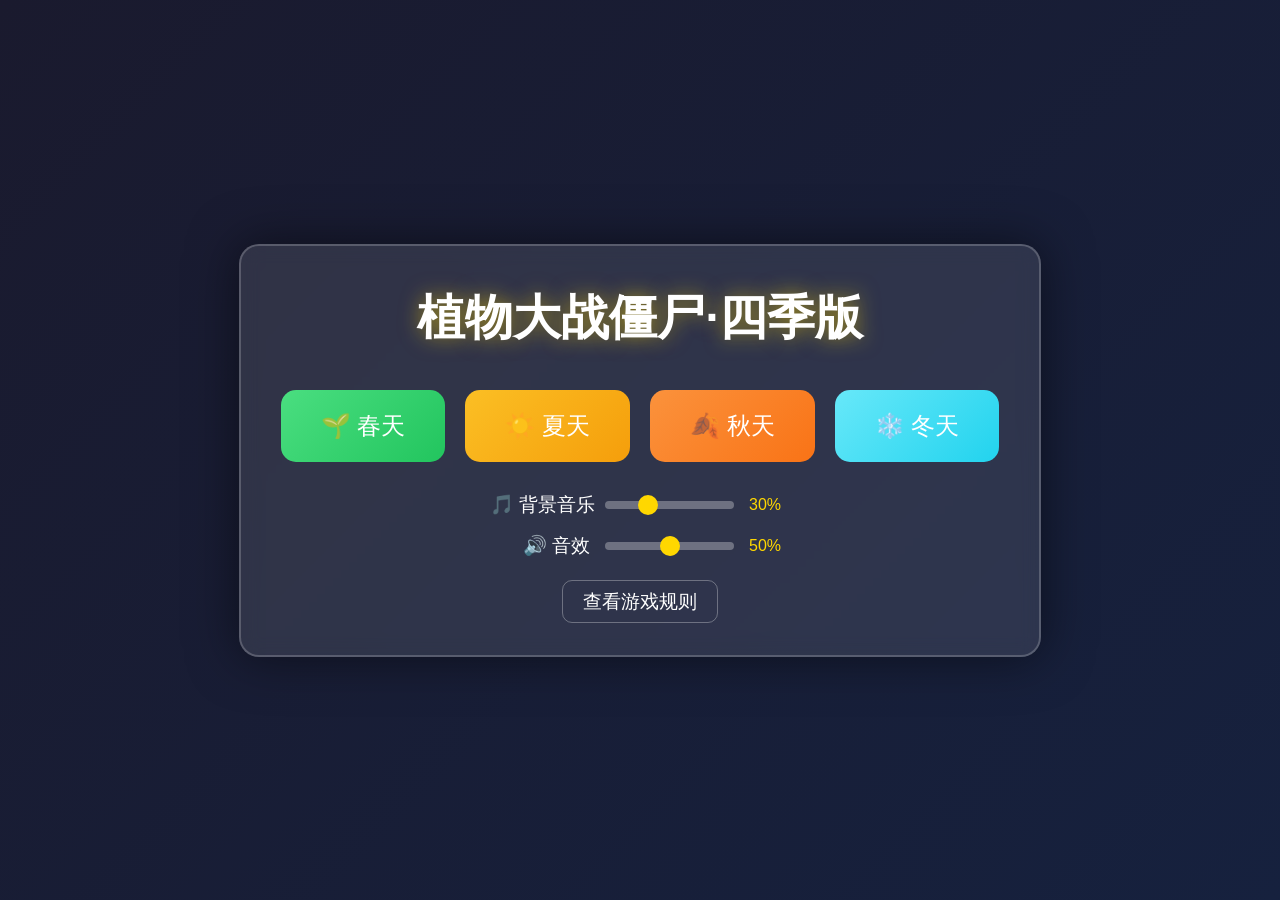
<file: index.html>
<!DOCTYPE html>
<html lang="zh-CN">
<head>
    <meta charset="UTF-8">
    <meta name="viewport" content="width=device-width, initial-scale=1.0">
    <title>植物大战僵尸·四季版</title>
    <link rel="stylesheet" href="styles.css">
</head>
<body>
    <div id="game-container">
        <div id="game-menu">
            <h1>植物大战僵尸·四季版</h1>
            <div class="season-select">
                <button onclick="startGame('spring')" class="season-btn spring">🌱 春天</button>
                <button onclick="startGame('summer')" class="season-btn summer">☀️ 夏天</button>
                <button onclick="startGame('autumn')" class="season-btn autumn">🍂 秋天</button>
                <button onclick="startGame('winter')" class="season-btn winter">❄️ 冬天</button>
            </div>
            <div class="volume-controls">
                <div class="volume-control">
                    <label>🎵 背景音乐</label>
                    <input type="range" id="bgmVolume" min="0" max="100" value="30" oninput="updateBGMVolume(this.value)">
                    <span id="bgmVolumeValue">30%</span>
                </div>
                <div class="volume-control">
                    <label>🔊 音效</label>
                    <input type="range" id="sfxVolume" min="0" max="100" value="50" oninput="updateSFXVolume(this.value)">
                    <span id="sfxVolumeValue">50%</span>
                </div>
            </div>
            <div class="rules-link">
                <a href="game_rules.md" target="_blank">查看游戏规则</a>
            </div>
        </div>

        <div id="plant-select-screen" class="hidden">
            <h1>选择植物</h1>
            <p>选择最多6种植物携带进入战场</p>
            <div id="available-plants">
                <div class="plant-select-card" data-plant="sunflower" onclick="togglePlantSelection('sunflower')">
                    <img src="图片和动画素材/向日葵.gif" class="plant-icon">
                    <span class="plant-cost">50</span>
                </div>
                <div class="plant-select-card" data-plant="peaShooter" onclick="togglePlantSelection('peaShooter')">
                    <img src="图片和动画素材/豌豆射手.gif" class="plant-icon">
                    <span class="plant-cost">100</span>
                </div>
                <div class="plant-select-card" data-plant="icePea" onclick="togglePlantSelection('icePea')">
                    <img src="图片和动画素材/寒冰射手.gif" class="plant-icon">
                    <span class="plant-cost">175</span>
                </div>
                <div class="plant-select-card" data-plant="doublePea" onclick="togglePlantSelection('doublePea')">
                    <img src="图片和动画素材/双发射手.gif" class="plant-icon">
                    <span class="plant-cost">200</span>
                </div>
                <div class="plant-select-card" data-plant="threepeater" onclick="togglePlantSelection('threepeater')">
                    <img src="assets/plants/threepeater.gif" class="plant-icon">
                    <span class="plant-cost">325</span>
                </div>
                <div class="plant-select-card" data-plant="firePea" onclick="togglePlantSelection('firePea')">
                    <img src="图片和动画素材/火焰豌豆射手.gif" class="plant-icon">
                    <span class="plant-cost">175</span>
                </div>
                <div class="plant-select-card" data-plant="melonPult" onclick="togglePlantSelection('melonPult')">
                    <img src="95版/reanim/Melonpult_body.png" class="plant-icon">
                    <span class="plant-cost">300</span>
                </div>
                <div class="plant-select-card" data-plant="cherryBomb" onclick="togglePlantSelection('cherryBomb')">
                    <img src="图片和动画素材/樱桃炸弹.gif" class="plant-icon">
                    <span class="plant-cost">150</span>
                </div>
                <div class="plant-select-card" data-plant="jalapeno" onclick="togglePlantSelection('jalapeno')">
                    <img src="图片和动画素材/火爆辣椒.gif" class="plant-icon">
                    <span class="plant-cost">125</span>
                </div>
                <div class="plant-select-card" data-plant="wallnut" onclick="togglePlantSelection('wallnut')">
                    <img src="图片和动画素材/坚果.png" class="plant-icon">
                    <span class="plant-cost">50</span>
                </div>
                <div class="plant-select-card" data-plant="squash" onclick="togglePlantSelection('squash')">
                    <img src="图片和动画素材/窝瓜.gif" class="plant-icon">
                    <span class="plant-cost">50</span>
                </div>
                <div class="plant-select-card" data-plant="doomShroom" onclick="togglePlantSelection('doomShroom')">
                    <img src="95版/reanim/DoomShroom_body.png" class="plant-icon">
                    <span class="plant-cost">125</span>
                </div>
                <div class="plant-select-card" data-plant="sunShroom" onclick="togglePlantSelection('sunShroom')">
                    <img src="95版/reanim/SunShroom_head.png" class="plant-icon">
                    <span class="plant-cost">25</span>
                </div>
                <div class="plant-select-card" data-plant="puffShroom" onclick="togglePlantSelection('puffShroom')">
                    <img src="95版/reanim/PuffShroom_head.png" class="plant-icon">
                    <span class="plant-cost">0</span>
                </div>
                <div class="plant-select-card" data-plant="gloomShroom" onclick="togglePlantSelection('gloomShroom')">
                    <img src="assets/plants/gloomShroom.gif" class="plant-icon">
                    <span class="plant-cost">150</span>
                </div>
                <div class="plant-select-card" data-plant="iceShroom" onclick="togglePlantSelection('iceShroom')">
                    <img src="95版/reanim/IceShroom_body.png" class="plant-icon">
                    <span class="plant-cost">75</span>
                </div>
            </div>
            <div id="selected-plants-preview">
                <h3>已选择的植物 (<span id="selected-count">0</span>/6)</h3>
                <div id="selected-plants-list"></div>
            </div>
            <button onclick="confirmPlantSelection()" id="confirm-plant-btn" disabled>开始游戏</button>
            <button onclick="backToMenu()">返回主菜单</button>
        </div>

        <div id="game-area" class="hidden">
            <div id="game-header">
                <div class="sun-container">
                    <img src="图片和动画素材/阳光.gif" class="sun-icon">
                    <span id="sun-count">150</span>
                </div>
                <div class="wave-info">
                    <span>波次: </span>
                    <span id="wave-count">1/4</span>
                </div>
                <div class="score-info">
                    <span>Score: </span>
                    <span id="score-count">0</span>
                </div>
                <div class="zombie-info">
                    <span>Zombies: </span>
                    <span id="zombie-count">0</span>
                </div>
                <div class="season-info" id="season-info">
                    春天
                </div>
                <button id="shovel-btn" onclick="toggleShovel()">
                    <img src="95版/images/Shovel.png" style="width:30px;height:30px;">
                </button>
                <button id="pause-btn" onclick="togglePause()">暂停</button>
                <button onclick="restartGame()">重新开始</button>
            </div>

            <div id="plant-selector">
                <div class="plant-card" data-plant="sunflower" onclick="selectPlant('sunflower')">
                    <img src="图片和动画素材/向日葵.gif" class="plant-icon">
                    <span class="plant-cost">50</span>
                    <div class="plant-cooldown" id="cd-sunflower"></div>
                </div>
                <div class="plant-card" data-plant="peaShooter" onclick="selectPlant('peaShooter')">
                    <img src="图片和动画素材/豌豆射手.gif" class="plant-icon">
                    <span class="plant-cost">100</span>
                    <div class="plant-cooldown" id="cd-peaShooter"></div>
                </div>
                <div class="plant-card" data-plant="icePea" onclick="selectPlant('icePea')">
                    <img src="图片和动画素材/寒冰射手.gif" class="plant-icon">
                    <span class="plant-cost">175</span>
                    <div class="plant-cooldown" id="cd-icePea"></div>
                </div>
                <div class="plant-card" data-plant="doublePea" onclick="selectPlant('doublePea')">
                    <img src="图片和动画素材/双发射手.gif" class="plant-icon">
                    <span class="plant-cost">200</span>
                    <div class="plant-cooldown" id="cd-doublePea"></div>
                </div>
                <div class="plant-card" data-plant="threepeater" onclick="selectPlant('threepeater')">
                    <img src="assets/plants/threepeater.gif" class="plant-icon">
                    <span class="plant-cost">325</span>
                    <div class="plant-cooldown" id="cd-threepeater"></div>
                </div>
                <div class="plant-card" data-plant="firePea" onclick="selectPlant('firePea')">
                    <img src="图片和动画素材/火焰豌豆射手.gif" class="plant-icon">
                    <span class="plant-cost">175</span>
                    <div class="plant-cooldown" id="cd-firePea"></div>
                </div>
                <div class="plant-card" data-plant="melonPult" onclick="selectPlant('melonPult')">
                    <img src="95版/reanim/Melonpult_body.png" class="plant-icon">
                    <span class="plant-cost">300</span>
                    <div class="plant-cooldown" id="cd-melonPult"></div>
                </div>
                <div class="plant-card" data-plant="cherryBomb" onclick="selectPlant('cherryBomb')">
                    <img src="图片和动画素材/樱桃炸弹.gif" class="plant-icon">
                    <span class="plant-cost">150</span>
                    <div class="plant-cooldown" id="cd-cherryBomb"></div>
                </div>
                <div class="plant-card" data-plant="jalapeno" onclick="selectPlant('jalapeno')">
                    <img src="图片和动画素材/火爆辣椒.gif" class="plant-icon">
                    <span class="plant-cost">125</span>
                    <div class="plant-cooldown" id="cd-jalapeno"></div>
                </div>
                <div class="plant-card" data-plant="wallnut" onclick="selectPlant('wallnut')">
                    <img src="图片和动画素材/坚果.png" class="plant-icon">
                    <span class="plant-cost">50</span>
                    <div class="plant-cooldown" id="cd-wallnut"></div>
                </div>
                <div class="plant-card" data-plant="squash" onclick="selectPlant('squash')">
                    <img src="图片和动画素材/窝瓜.gif" class="plant-icon">
                    <span class="plant-cost">50</span>
                    <div class="plant-cooldown" id="cd-squash"></div>
                </div>
                <div class="plant-card" data-plant="doomShroom" onclick="selectPlant('doomShroom')">
                    <img src="95版/reanim/DoomShroom_body.png" class="plant-icon">
                    <span class="plant-cost">125</span>
                    <div class="plant-cooldown" id="cd-doomShroom"></div>
                </div>
                <div class="plant-card" data-plant="sunShroom" onclick="selectPlant('sunShroom')">
                    <img src="95版/reanim/SunShroom_head.png" class="plant-icon">
                    <span class="plant-cost">25</span>
                    <div class="plant-cooldown" id="cd-sunShroom"></div>
                </div>
                <div class="plant-card" data-plant="puffShroom" onclick="selectPlant('puffShroom')">
                    <img src="95版/reanim/PuffShroom_head.png" class="plant-icon">
                    <span class="plant-cost">0</span>
                    <div class="plant-cooldown" id="cd-puffShroom"></div>
                </div>
                <div class="plant-card" data-plant="gloomShroom" onclick="selectPlant('gloomShroom')">
                    <img src="assets/plants/gloomShroom.gif" class="plant-icon">
                    <span class="plant-cost">150</span>
                    <div class="plant-cooldown" id="cd-gloomShroom"></div>
                </div>
                <div class="plant-card" data-plant="iceShroom" onclick="selectPlant('iceShroom')">
                    <img src="95版/reanim/IceShroom_body.png" class="plant-icon">
                    <span class="plant-cost">75</span>
                    <div class="plant-cooldown" id="cd-iceShroom"></div>
                </div>
            </div>

            <div id="lawn-container">
                <div id="lawn">
                    <div class="row" data-row="0">
                        <div class="cell" data-col="0" onclick="handleCellClick(0, 0)"></div>
                        <div class="cell" data-col="1" onclick="handleCellClick(0, 1)"></div>
                        <div class="cell" data-col="2" onclick="handleCellClick(0, 2)"></div>
                        <div class="cell" data-col="3" onclick="handleCellClick(0, 3)"></div>
                        <div class="cell" data-col="4" onclick="handleCellClick(0, 4)"></div>
                        <div class="cell" data-col="5" onclick="handleCellClick(0, 5)"></div>
                        <div class="cell" data-col="6" onclick="handleCellClick(0, 6)"></div>
                        <div class="cell" data-col="7" onclick="handleCellClick(0, 7)"></div>
                        <div class="cell" data-col="8" onclick="handleCellClick(0, 8)"></div>
                    </div>
                    <div class="row" data-row="1">
                        <div class="cell" data-col="0" onclick="handleCellClick(1, 0)"></div>
                        <div class="cell" data-col="1" onclick="handleCellClick(1, 1)"></div>
                        <div class="cell" data-col="2" onclick="handleCellClick(1, 2)"></div>
                        <div class="cell" data-col="3" onclick="handleCellClick(1, 3)"></div>
                        <div class="cell" data-col="4" onclick="handleCellClick(1, 4)"></div>
                        <div class="cell" data-col="5" onclick="handleCellClick(1, 5)"></div>
                        <div class="cell" data-col="6" onclick="handleCellClick(1, 6)"></div>
                        <div class="cell" data-col="7" onclick="handleCellClick(1, 7)"></div>
                        <div class="cell" data-col="8" onclick="handleCellClick(1, 8)"></div>
                    </div>
                    <div class="row" data-row="2">
                        <div class="cell" data-col="0" onclick="handleCellClick(2, 0)"></div>
                        <div class="cell" data-col="1" onclick="handleCellClick(2, 1)"></div>
                        <div class="cell" data-col="2" onclick="handleCellClick(2, 2)"></div>
                        <div class="cell" data-col="3" onclick="handleCellClick(2, 3)"></div>
                        <div class="cell" data-col="4" onclick="handleCellClick(2, 4)"></div>
                        <div class="cell" data-col="5" onclick="handleCellClick(2, 5)"></div>
                        <div class="cell" data-col="6" onclick="handleCellClick(2, 6)"></div>
                        <div class="cell" data-col="7" onclick="handleCellClick(2, 7)"></div>
                        <div class="cell" data-col="8" onclick="handleCellClick(2, 8)"></div>
                    </div>
                    <div class="row" data-row="3">
                        <div class="cell" data-col="0" onclick="handleCellClick(3, 0)"></div>
                        <div class="cell" data-col="1" onclick="handleCellClick(3, 1)"></div>
                        <div class="cell" data-col="2" onclick="handleCellClick(3, 2)"></div>
                        <div class="cell" data-col="3" onclick="handleCellClick(3, 3)"></div>
                        <div class="cell" data-col="4" onclick="handleCellClick(3, 4)"></div>
                        <div class="cell" data-col="5" onclick="handleCellClick(3, 5)"></div>
                        <div class="cell" data-col="6" onclick="handleCellClick(3, 6)"></div>
                        <div class="cell" data-col="7" onclick="handleCellClick(3, 7)"></div>
                        <div class="cell" data-col="8" onclick="handleCellClick(3, 8)"></div>
                    </div>
                    <div class="row" data-row="4">
                        <div class="cell" data-col="0" onclick="handleCellClick(4, 0)"></div>
                        <div class="cell" data-col="1" onclick="handleCellClick(4, 1)"></div>
                        <div class="cell" data-col="2" onclick="handleCellClick(4, 2)"></div>
                        <div class="cell" data-col="3" onclick="handleCellClick(4, 3)"></div>
                        <div class="cell" data-col="4" onclick="handleCellClick(4, 4)"></div>
                        <div class="cell" data-col="5" onclick="handleCellClick(4, 5)"></div>
                        <div class="cell" data-col="6" onclick="handleCellClick(4, 6)"></div>
                        <div class="cell" data-col="7" onclick="handleCellClick(4, 7)"></div>
                        <div class="cell" data-col="8" onclick="handleCellClick(4, 8)"></div>
                    </div>
                </div>
                <div class="lawnmower-row" data-row="0">
                    <img src="95版/reanim/LawnMower_body.png" class="lawnmower" id="lawnmower-0">
                </div>
                <div class="lawnmower-row" data-row="1">
                    <img src="95版/reanim/LawnMower_body.png" class="lawnmower" id="lawnmower-1">
                </div>
                <div class="lawnmower-row" data-row="2">
                    <img src="95版/reanim/LawnMower_body.png" class="lawnmower" id="lawnmower-2">
                </div>
                <div class="lawnmower-row" data-row="3">
                    <img src="95版/reanim/LawnMower_body.png" class="lawnmower" id="lawnmower-3">
                </div>
                <div class="lawnmower-row" data-row="4">
                    <img src="95版/reanim/LawnMower_body.png" class="lawnmower" id="lawnmower-4">
                </div>
            </div>

            <div id="game-over" class="hidden">
                <h2 id="game-over-title">游戏结束</h2>
                <p id="game-over-message"></p>
                <button onclick="restartGame()">重新开始</button>
                <button onclick="backToMenu()">返回主菜单</button>
            </div>

            <div id="pause-overlay" class="hidden">
                <h2>游戏暂停</h2>
                <div class="volume-controls">
                    <div class="volume-control">
                        <label>🎵 背景音乐</label>
                        <input type="range" id="pauseBGMVolume" min="0" max="100" value="30" oninput="updateBGMVolume(this.value)">
                        <span id="pauseBGMVolumeValue">30%</span>
                    </div>
                    <div class="volume-control">
                        <label>🔊 音效</label>
                        <input type="range" id="pauseSFXVolume" min="0" max="100" value="50" oninput="updateSFXVolume(this.value)">
                        <span id="pauseSFXVolumeValue">50%</span>
                    </div>
                </div>
                <button onclick="togglePause()">继续游戏</button>
                <button onclick="restartGame()">重新开始</button>
                <button onclick="backToMenu()">返回主菜单</button>
            </div>
        </div>
    </div>

    <script src="audio.js"></script>
    <script src="game.js"></script>
    <script src="plants.js"></script>
    <script src="zombies.js"></script>
    <script src="levels.js"></script>
    <script src="main.js"></script>
</body>
</html>
</file>
<file: styles.css>
* {
    margin: 0;
    padding: 0;
    box-sizing: border-box;
}

body {
    font-family: 'Segoe UI', Tahoma, Geneva, Verdana, sans-serif;
    background: linear-gradient(135deg, #1a1a2e 0%, #16213e 100%);
    min-height: 100vh;
    overflow: hidden;
}

#game-container {
    width: 100vw;
    height: 100vh;
    display: flex;
    justify-content: center;
    align-items: center;
}

#game-menu {
    text-align: center;
    background: rgba(255, 255, 255, 0.1);
    backdrop-filter: blur(10px);
    padding: 40px;
    border-radius: 20px;
    border: 2px solid rgba(255, 255, 255, 0.2);
    box-shadow: 0 0 50px rgba(0, 0, 0, 0.5);
}

#game-menu h1 {
    color: #fff;
    font-size: 3rem;
    margin-bottom: 40px;
    text-shadow: 0 0 20px rgba(255, 215, 0, 0.5);
}

.season-select {
    display: flex;
    gap: 20px;
    justify-content: center;
    flex-wrap: wrap;
}

.season-btn {
    padding: 20px 40px;
    font-size: 1.5rem;
    border: none;
    border-radius: 15px;
    cursor: pointer;
    transition: all 0.3s ease;
    background: rgba(255, 255, 255, 0.2);
    color: #fff;
}

.season-btn:hover {
    transform: scale(1.1);
    box-shadow: 0 0 30px rgba(255, 255, 255, 0.3);
}

.season-btn.spring {
    background: linear-gradient(135deg, #4ade80 0%, #22c55e 100%);
}

.season-btn.summer {
    background: linear-gradient(135deg, #fbbf24 0%, #f59e0b 100%);
}

.season-btn.autumn {
    background: linear-gradient(135deg, #fb923c 0%, #f97316 100%);
}

.season-btn.winter {
    background: linear-gradient(135deg, #67e8f9 0%, #22d3ee 100%);
}

.volume-controls {
    margin-top: 30px;
    display: flex;
    flex-direction: column;
    gap: 15px;
    align-items: center;
}

.volume-control {
    display: flex;
    align-items: center;
    gap: 15px;
    width: 100%;
    max-width: 300px;
}

.volume-control label {
    color: #fff;
    font-size: 1.2rem;
    min-width: 100px;
    text-align: right;
    white-space: nowrap;
}

.volume-control input[type="range"] {
    flex: 1;
    height: 8px;
    border-radius: 4px;
    background: rgba(255, 255, 255, 0.3);
    outline: none;
    -webkit-appearance: none;
}

.volume-control input[type="range"]::-webkit-slider-thumb {
    -webkit-appearance: none;
    width: 20px;
    height: 20px;
    border-radius: 50%;
    background: #ffd700;
    cursor: pointer;
}

.volume-control span {
    color: #ffd700;
    font-size: 1rem;
    min-width: 50px;
    text-align: left;
}

.rules-link {
    margin-top: 30px;
}

.rules-link a {
    color: #fff;
    text-decoration: none;
    font-size: 1.2rem;
    padding: 10px 20px;
    border: 1px solid rgba(255, 255, 255, 0.3);
    border-radius: 10px;
    transition: all 0.3s ease;
}

.rules-link a:hover {
    background: rgba(255, 255, 255, 0.2);
}

#plant-select-screen {
    text-align: center;
    background: rgba(255, 255, 255, 0.1);
    backdrop-filter: blur(10px);
    padding: 40px;
    border-radius: 20px;
    border: 2px solid rgba(255, 255, 255, 0.2);
    box-shadow: 0 0 50px rgba(0, 0, 0, 0.5);
    max-height: 90vh;
    overflow-y: auto;
}

#plant-select-screen h1 {
    color: #fff;
    font-size: 2.5rem;
    margin-bottom: 20px;
    text-shadow: 0 0 20px rgba(255, 215, 0, 0.5);
}

#plant-select-screen p {
    color: rgba(255, 255, 255, 0.8);
    font-size: 1.2rem;
    margin-bottom: 30px;
}

#available-plants {
    display: flex;
    flex-wrap: wrap;
    gap: 15px;
    justify-content: center;
    margin-bottom: 30px;
    max-height: 300px;
    overflow-y: auto;
}

.plant-select-card {
    width: 80px;
    height: 100px;
    background: rgba(255, 255, 255, 0.2);
    border-radius: 10px;
    padding: 10px;
    cursor: pointer;
    transition: all 0.3s ease;
    border: 2px solid transparent;
    display: flex;
    flex-direction: column;
    align-items: center;
    justify-content: center;
}

.plant-select-card:hover {
    transform: scale(1.1);
    background: rgba(255, 255, 255, 0.3);
}

.plant-select-card.selected {
    border: 2px solid #ffd700;
    background: rgba(255, 215, 0, 0.3);
}

.plant-select-card.disabled {
    opacity: 0.5;
    cursor: not-allowed;
}

.plant-select-card.disabled:hover {
    transform: scale(1);
}

.plant-select-card .plant-icon {
    width: 50px;
    height: 50px;
    object-fit: contain;
    margin-bottom: 5px;
}

.plant-select-card .plant-cost {
    color: #ffd700;
    font-weight: bold;
    font-size: 1rem;
}

#selected-plants-preview {
    margin-bottom: 30px;
}

#selected-plants-preview h3 {
    color: #fff;
    font-size: 1.5rem;
    margin-bottom: 15px;
}

#selected-plants-list {
    display: flex;
    flex-wrap: wrap;
    gap: 10px;
    justify-content: center;
}

.selected-plant-preview {
    width: 70px;
    height: 80px;
    background: rgba(255, 215, 0, 0.3);
    border-radius: 8px;
    padding: 8px;
    display: flex;
    flex-direction: column;
    align-items: center;
    justify-content: center;
    position: relative;
}

.selected-plant-preview .plant-icon {
    width: 40px;
    height: 40px;
    object-fit: contain;
    margin-bottom: 3px;
}

.selected-plant-preview .plant-cost {
    color: #ffd700;
    font-weight: bold;
    font-size: 0.9rem;
}

.selected-plant-preview .remove-btn {
    position: absolute;
    top: -5px;
    right: -5px;
    width: 20px;
    height: 20px;
    background: red;
    border-radius: 50%;
    color: white;
    font-size: 0.7rem;
    display: flex;
    align-items: center;
    justify-content: center;
    cursor: pointer;
}

#confirm-plant-btn {
    padding: 15px 40px;
    font-size: 1.5rem;
    border: none;
    border-radius: 15px;
    cursor: pointer;
    transition: all 0.3s ease;
    background: rgba(255, 215, 0, 0.8);
    color: #1a1a2e;
    font-weight: bold;
    margin-right: 15px;
}

#confirm-plant-btn:hover:not(:disabled) {
    transform: scale(1.1);
    box-shadow: 0 0 30px rgba(255, 215, 0, 0.5);
}

#confirm-plant-btn:disabled {
    background: rgba(255, 255, 255, 0.3);
    cursor: not-allowed;
}

#game-area {
    width: 100%;
    height: 100%;
    display: flex;
    flex-direction: column;
    position: relative;
}

.hidden {
    display: none !important;
}

#game-header {
    height: 80px;
    background: linear-gradient(135deg, #1e3a5f 0%, #1a365d 100%);
    display: flex;
    align-items: center;
    justify-content: space-between;
    gap: 14px;
    padding: 0 20px;
    border-bottom: 3px solid #2d5a87;
}

.sun-container {
    display: flex;
    align-items: center;
    gap: 10px;
}

.sun-icon {
    width: 40px;
    height: 40px;
    animation: sunPulse 2s infinite;
}

@keyframes sunPulse {
    0%, 100% { transform: scale(1); }
    50% { transform: scale(1.1); }
}

#sun-count {
    font-size: 2rem;
    font-weight: bold;
    color: #ffd700;
    text-shadow: 0 0 10px rgba(255, 215, 0, 0.5);
}

.wave-info, .season-info, .score-info, .zombie-info {
    font-size: 1.5rem;
    color: #fff;
}

.score-info, .zombie-info {
    min-width: 110px;
    padding: 8px 12px;
    border-radius: 8px;
    background: rgba(255, 255, 255, 0.14);
    text-align: center;
}

#score-count {
    color: #ffd700;
    font-weight: bold;
}

#zombie-count {
    color: #f87171;
    font-weight: bold;
}

#pause-btn {
    padding: 10px 20px;
    font-size: 1.2rem;
    border: none;
    border-radius: 10px;
    background: rgba(255, 255, 255, 0.2);
    color: #fff;
    cursor: pointer;
    transition: all 0.3s ease;
}

#pause-btn:hover {
    background: rgba(255, 255, 255, 0.3);
}

#plant-selector {
    height: 120px;
    background: linear-gradient(135deg, #2d5a87 0%, #1e3a5f 100%);
    display: flex;
    align-items: center;
    gap: 10px;
    padding: 0 10px;
    overflow-x: auto;
    border-bottom: 3px solid #1a365d;
}

.plant-card {
    width: 80px;
    height: 100px;
    background: rgba(255, 255, 255, 0.1);
    border-radius: 10px;
    display: flex;
    flex-direction: column;
    align-items: center;
    justify-content: center;
    cursor: pointer;
    position: relative;
    transition: all 0.3s ease;
    border: 2px solid transparent;
}

.plant-card:hover {
    transform: translateY(-5px);
    background: rgba(255, 255, 255, 0.2);
}

.plant-card.selected {
    border-color: #ffd700;
    box-shadow: 0 0 20px rgba(255, 215, 0, 0.5);
}

.plant-card.disabled {
    opacity: 0.5;
    cursor: not-allowed;
}

.plant-icon {
    width: 50px;
    height: 50px;
    object-fit: contain;
}

.plant-card[data-plant="firePea"] .plant-icon {
    width: 100px;
    height: 100px;
    margin: -25px auto;
    display: block;
}

.plant-card[data-plant="threepeater"] .plant-icon,
.plant-card[data-plant="gloomShroom"] .plant-icon,
.plant-select-card[data-plant="threepeater"] .plant-icon,
.plant-select-card[data-plant="gloomShroom"] .plant-icon {
    object-fit: contain;
}

.plant-cost {
    font-size: 1.2rem;
    font-weight: bold;
    color: #ffd700;
}

.plant-cooldown {
    position: absolute;
    bottom: 0;
    left: 0;
    width: 100%;
    height: 0%;
    background: rgba(0, 0, 0, 0.7);
    border-radius: 0 0 10px 10px;
    transition: height 0.1s linear;
}

#lawn-container {
    flex: 1;
    position: relative;
    background: url('95版/images/background1.jpg') center/cover;
    overflow: hidden;
}

#lawn {
    width: 100%;
    height: 100%;
    display: flex;
    flex-direction: column;
    padding: 10px;
}

.row {
    flex: 1;
    display: flex;
    gap: 5px;
    margin-bottom: 5px;
}

.cell {
    flex: 1;
    border: 2px solid rgba(0, 0, 0, 0.3);
    border-radius: 5px;
    background: rgba(34, 139, 34, 0.3);
    cursor: pointer;
    transition: all 0.3s ease;
    position: relative;
}

.cell:hover {
    background: rgba(34, 139, 34, 0.5);
    border-color: rgba(255, 215, 0, 0.5);
}

.cell.has-plant {
    background: rgba(34, 139, 34, 0.7);
}

.plant-in-cell {
    width: 100%;
    height: 100%;
    object-fit: contain;
    position: absolute;
    top: 0;
    left: 0;
}

.plant-in-cell.fire-pea {
    width: 120%;
    height: 120%;
    transform: translate(-10%, -10%);
}

.plant-in-cell.threepeater {
    transform: scale(1.05);
}

.plant-in-cell.gloomShroom {
    transform: scale(1.08);
}

.plant-in-cell.gloomShroom.attacking {
    animation: gloomAttack 0.45s ease-out;
}

@keyframes gloomAttack {
    0%, 100% { transform: scale(1.08); }
    50% { transform: scale(1.2); }
}

.gloom-pulse {
    position: absolute;
    width: 140px;
    height: 140px;
    border: 3px solid rgba(180, 90, 255, 0.8);
    border-radius: 50%;
    box-shadow: 0 0 25px rgba(180, 90, 255, 0.7);
    pointer-events: none;
    z-index: 7;
    animation: gloomPulse 0.45s ease-out forwards;
}

@keyframes gloomPulse {
    0% { transform: scale(0.45); opacity: 0.9; }
    100% { transform: scale(1); opacity: 0; }
}

.lawnmower-row {
    position: absolute;
    left: 0;
    width: 80px;
    height: calc(20% - 3px);
    z-index: 10;
}

.lawnmower-row[data-row="0"] { top: 10px; }
.lawnmower-row[data-row="1"] { top: calc(20% + 7px); }
.lawnmower-row[data-row="2"] { top: calc(40% + 4px); }
.lawnmower-row[data-row="3"] { top: calc(60% + 1px); }
.lawnmower-row[data-row="4"] { top: calc(80% - 2px); }

.lawnmower {
    width: 100%;
    height: 100%;
    object-fit: contain;
    opacity: 0;
    transition: opacity 0.3s ease;
}

.lawnmower.active {
    opacity: 1;
}

.lawnmower.triggered {
    animation: lawnmowerMove 3s linear forwards;
}

@keyframes lawnmowerMove {
    0% { left: 0; }
    100% { left: calc(100% - 80px); }
}

.zombie {
    position: absolute;
    width: 140px;
    height: 168px;
    z-index: 5;
    transition: left 0.1s linear;
    pointer-events: none;
}

.zombie img {
    width: 100%;
    height: 100%;
    object-fit: contain;
}

.projectile {
    position: absolute;
    width: 20px;
    height: 20px;
    z-index: 8;
    transition: left 0.05s linear;
}

.projectile.pea {
    background: #22c55e;
    border-radius: 50%;
    animation: peaPulse 0.2s ease-in-out infinite;
}

.projectile.icePea {
    background: #67e8f9;
    border-radius: 50%;
    box-shadow: 0 0 10px rgba(103, 232, 249, 0.5);
    animation: iceGlow 0.3s ease-in-out infinite;
}

.projectile.firePea {
    background: #ef4444;
    border-radius: 50%;
    box-shadow: 0 0 15px rgba(239, 68, 68, 0.8);
    animation: fireGlow 0.2s ease-in-out infinite;
}

.projectile.melon {
    background: #8b4513;
    border-radius: 50%;
    width: 30px;
    height: 30px;
    animation: melonSpin 0.3s linear infinite;
}

@keyframes peaPulse {
    0%, 100% { transform: scale(1); }
    50% { transform: scale(1.1); }
}

@keyframes iceGlow {
    0%, 100% { box-shadow: 0 0 10px rgba(103, 232, 249, 0.5); }
    50% { box-shadow: 0 0 20px rgba(103, 232, 249, 0.8); }
}

@keyframes fireGlow {
    0%, 100% { box-shadow: 0 0 15px rgba(239, 68, 68, 0.8); }
    50% { box-shadow: 0 0 25px rgba(239, 68, 68, 1); }
}

@keyframes melonSpin {
    0% { transform: rotate(0deg); }
    100% { transform: rotate(360deg); }
}



#game-over, #pause-overlay {
    position: absolute;
    top: 50%;
    left: 50%;
    transform: translate(-50%, -50%);
    background: rgba(0, 0, 0, 0.9);
    padding: 40px;
    border-radius: 20px;
    text-align: center;
    z-index: 100;
    border: 3px solid rgba(255, 255, 255, 0.3);
}

#game-over h2, #pause-overlay h2 {
    color: #fff;
    font-size: 2.5rem;
    margin-bottom: 20px;
}

#game-over-message {
    color: #fff;
    font-size: 1.5rem;
    margin-bottom: 30px;
}

#game-over button, #pause-overlay button {
    padding: 15px 30px;
    font-size: 1.2rem;
    border: none;
    border-radius: 10px;
    background: #22c55e;
    color: #fff;
    cursor: pointer;
    margin: 10px;
    transition: all 0.3s ease;
}

#game-over button:hover, #pause-overlay button:hover {
    transform: scale(1.1);
    box-shadow: 0 0 20px rgba(34, 197, 94, 0.5);
}

.season-effect {
    position: absolute;
    top: 0;
    left: 0;
    width: 100%;
    height: 100%;
    pointer-events: none;
    z-index: 20;
}

.spring-effect {
    background: rgba(74, 222, 128, 0.1);
}

.summer-effect {
    background: rgba(251, 191, 36, 0.1);
    animation: summerHeat 3s infinite;
}

@keyframes summerHeat {
    0%, 100% { opacity: 0.1; }
    50% { opacity: 0.2; }
}

.autumn-effect {
    background: rgba(251, 146, 60, 0.1);
}

.winter-effect {
    background: rgba(103, 232, 249, 0.1);
    animation: winterSnow 5s infinite;
}

@keyframes winterSnow {
    0% { background-position: 0 0; }
    100% { background-position: 0 1000px; }
}

.leaf {
    position: absolute;
    width: 30px;
    height: 30px;
    background: #fb923c;
    border-radius: 50% 0 50% 50%;
    animation: leafFall 10s linear infinite;
    pointer-events: none;
}

@keyframes leafFall {
    0% {
        transform: translateY(-50px) rotate(0deg);
        opacity: 1;
    }
    100% {
        transform: translateY(100vh) rotate(720deg);
        opacity: 0;
    }
}

.snowflake {
    position: absolute;
    width: 10px;
    height: 10px;
    background: #fff;
    border-radius: 50%;
    animation: snowFall 8s linear infinite;
    pointer-events: none;
}

@keyframes snowFall {
    0% {
        transform: translateY(-20px);
        opacity: 1;
    }
    100% {
        transform: translateY(100vh);
        opacity: 0;
    }
}

.explosion {
    position: absolute;
    width: 100px;
    height: 100px;
    background: radial-gradient(circle, #fbbf24 0%, #ef4444 50%, transparent 70%);
    border-radius: 50%;
    animation: explode 0.5s ease-out forwards;
    z-index: 50;
}

@keyframes explode {
    0% {
        transform: scale(0);
        opacity: 1;
    }
    100% {
        transform: scale(2);
        opacity: 0;
    }
}

@media (max-width: 1200px) {
    .plant-card {
        width: 60px;
        height: 80px;
    }
    .plant-icon {
        width: 35px;
        height: 35px;
    }
    .plant-cost {
        font-size: 1rem;
    }
}

@media (max-width: 768px) {
    #game-header {
        height: 60px;
        gap: 8px;
        padding: 0 8px;
    }
    .sun-icon {
        width: 30px;
        height: 30px;
    }
    #sun-count {
        font-size: 1.5rem;
    }
    .wave-info, .season-info, .score-info, .zombie-info {
        font-size: 1rem;
    }
    .score-info, .zombie-info {
        min-width: 82px;
        padding: 6px 8px;
    }
    #plant-selector {
        height: 100px;
    }
}

.rain-drop {
    position: absolute;
    width: 2px;
    height: 20px;
    background: linear-gradient(to bottom, transparent, rgba(174, 194, 224, 0.8));
    animation: rainFall 0.5s linear infinite;
    pointer-events: none;
}

@keyframes rainFall {
    0% {
        transform: translateY(-20px);
        opacity: 0;
    }
    50% {
        opacity: 1;
    }
    100% {
        transform: translateY(100vh);
        opacity: 0;
    }
}

.fog-overlay {
    position: absolute;
    top: 0;
    left: 0;
    width: 100%;
    height: 100%;
    background: rgba(180, 180, 180, 0.4);
    z-index: 15;
    pointer-events: none;
    animation: fogMove 20s linear infinite;
}

@keyframes fogMove {
    0% {
        opacity: 0.3;
        transform: translateX(-10%);
    }
    50% {
        opacity: 0.5;
        transform: translateX(10%);
    }
    100% {
        opacity: 0.3;
        transform: translateX(-10%);
    }
}

.summer-glow {
    position: absolute;
    top: -50px;
    right: -50px;
    width: 300px;
    height: 300px;
    background: radial-gradient(circle, rgba(251, 191, 36, 0.4) 0%, transparent 70%);
    border-radius: 50%;
    z-index: 15;
    animation: sunPulse 4s infinite;
}

@keyframes sunPulse {
    0%, 100% {
        transform: scale(1);
        opacity: 0.6;
    }
    50% {
        transform: scale(1.2);
        opacity: 0.8;
    }
}

.zombie-ash {
    position: absolute;
    top: 0;
    left: 0;
    width: 100%;
    height: 100%;
    background: url('95版/reanim/Zombie_charred1.png') center/contain no-repeat;
}

.zombie.ash {
    animation: ashDisappear 1s ease-out forwards;
}

@keyframes ashDisappear {
    0% {
        transform: scale(1);
        opacity: 1;
    }
    50% {
        transform: scale(0.9);
        opacity: 0.7;
    }
    100% {
        transform: scale(0.5);
        opacity: 0;
    }
}

.sun-item {
    position: absolute;
    width: 112px;
    height: 112px;
    z-index: 9999;
    cursor: pointer;
    transition: transform 0.2s ease;
}

.sun-item:hover {
    transform: scale(1.2);
}

.sun-item.falling {
    animation: sunFallToTarget 3s ease-in forwards;
}

.sun-item.stationary {
    animation: sunIdle 2s infinite;
}

@keyframes sunFallToTarget {
    0% {
        transform: translateY(-100px) scale(0.8);
        opacity: 0;
    }
    10% {
        opacity: 1;
    }
    70% {
        transform: translateY(calc(var(--target-y) - 30px)) scale(1);
        opacity: 1;
    }
    100% {
        transform: translateY(var(--target-y)) scale(1);
        opacity: 1;
    }
}

@keyframes sunIdle {
    0%, 100% {
        transform: translateY(0);
    }
    50% {
        transform: translateY(-5px);
    }
}

.zombie.dead {
    animation: zombieFall 0.5s ease-in forwards;
}

@keyframes zombieFall {
    0% {
        transform: rotate(0deg) translateY(0);
        opacity: 1;
    }
    50% {
        transform: rotate(45deg) translateY(20px);
        opacity: 0.8;
    }
    100% {
        transform: rotate(90deg) translateY(40px);
        opacity: 0;
    }
}

#shovel-btn {
    background: #8B4513;
    border: 2px solid #5D3A1A;
    border-radius: 8px;
    padding: 5px;
    cursor: pointer;
    transition: all 0.2s ease;
    margin-right: 10px;
}

#shovel-btn:hover {
    background: #A0522D;
    transform: scale(1.1);
}

#shovel-btn.active {
    background: #FF6347;
    border-color: #FF4500;
    box-shadow: 0 0 10px rgba(255, 99, 71, 0.5);
}
</file>
